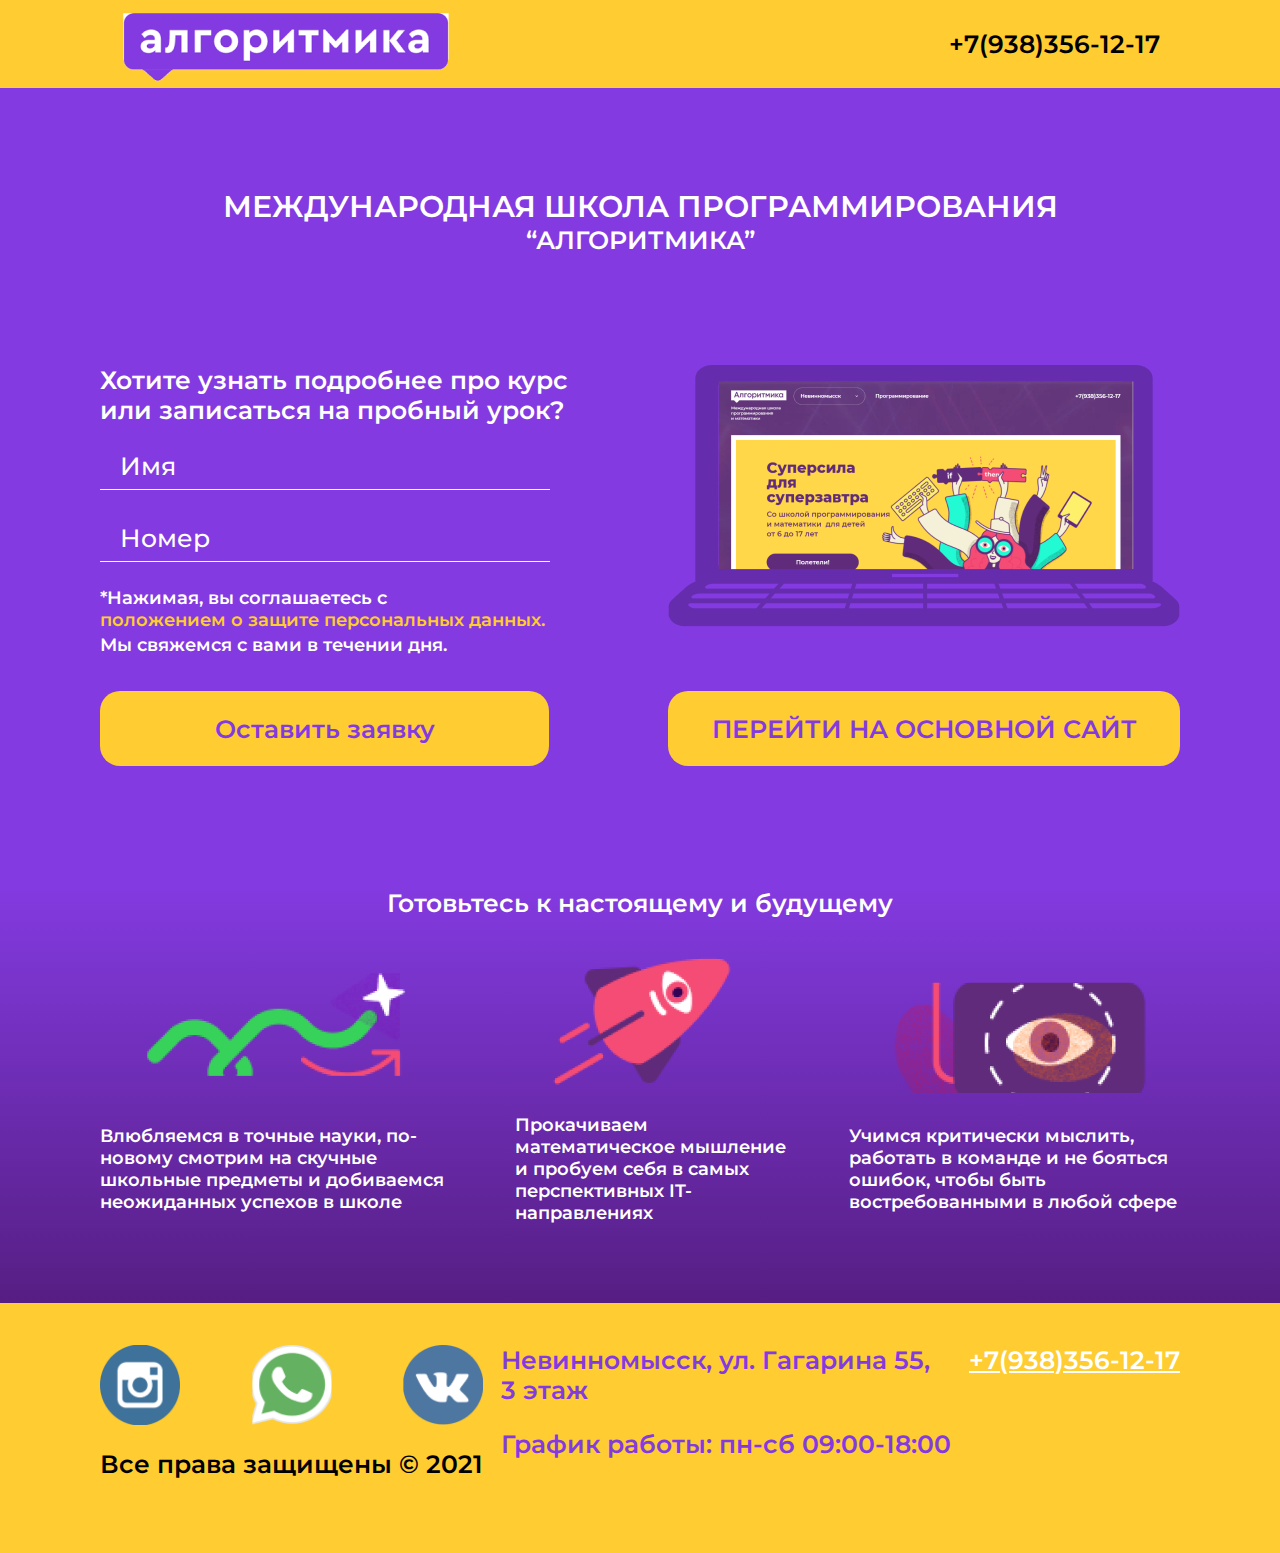
<file: algo.html>
<!DOCTYPE html>
<html lang="en">
<head>
    <meta charset="UTF-8">
    <meta http-equiv="X-UA-Compatible" content="IE=edge">
    <meta name="viewport" content="width=device-width, initial-scale=1.0">
    <link rel="stylesheet" href="algo.css">
    <title>ALGORITMIKA NSK</title>
</head>
<body>
    <header class="header wrapper">
        <img src="img/logo.png" alt="Логотип">
        <a href="tel:+79383561217">+7(938)356-12-17</a>
    </header>
    <main class="main">
        <h1 class="main__title">МЕЖДУНАРОДНАЯ ШКОЛА ПРОГРАММИРОВАНИЯ <span>“АЛГОРИТМИКА”</span></h1>
        <div class="main_container">
            <div class="main__form main_form">
                <p class="main_form__title">Хотите узнать подробнее про курс <span>или записаться на пробный урок?</span></p>
                <form class="main_form__form main_form_form" action="#">
                    <input class="main_form_form__input" type="text" placeholder="Имя" name="firstName">
                    <input class="main_form_form__input" type="text" placeholder="Номер" name="phoneNumber">
                    <p class="main_form_form__text">*Нажимая, вы соглашаетесь с <span>положением о защите персональных данных.</span></p>
                    <p class="main_form_form__text">Мы свяжемся с вами в течении дня.</p>
                    <button type="submit">Оставить заявку</button>
                </form>
            </div>

            <div class="main_container__sait main_container_sait">
                <img src="img/imgFirstSection.png" alt="Картинка основного сайта">
                <button>ПЕРЕЙТИ НА ОСНОВНОЙ САЙТ</button>
            </div>
        </div>
    </main>

    <section class="adventages">
        <h1 class="adventages_title">Готовьтесь к настоящему и будущему</h1>
        <div class="adventages_list">

            <div class="adventages_list_item">

                <img class="adventages_list_item_img" src="img/FirstImgSecondBlock.png" alt="">

                <p class="adventages_list_item_text adventages_list_item_text-first">Влюбляемся в точные науки,
                    по-новому смотрим на скучные школьные предметы и добиваемся неожиданных успехов в школе</p>

            </div>
            <!-- Разделение -->
            <div class="adventages_list_item">
                <img class="adventages_list_item_img" src="img/SecondImgSecondBlock.png" alt="">

                <p class="adventages_list_item_text adventages_list_item_text-second">Прокачиваем математическое мышление и пробуем себя
                    в самых перспективных IT-направлениях</p>

            </div>
            <!-- Разделение -->
            <div class="adventages_list_item">
                <img class="adventages_list_item_img" src="img/ThreeImgSecondBlock.png" alt="">

                <p class="adventages_list_item_text adventages_list_item_text-third">Учимся критически мыслить, работать в команде и не бояться ошибок,
                    чтобы быть востребованными в любой сфере</p>

            </div>

        </div>
    </section>

    <footer class="footer">
        <div class="footer_links">
            <div class="footer_links_socs">
                <img src="img/instagram.png" alt="" class="footer_links_socs_soc">
                <img src="img/whatsapp.png" alt="" class="footer_links_socs_soc">
                <img src="img/vk.png" alt="" class="footer_links_socs_soc">
            </div>
            <p class="footer_links_copyright">Все права защищены © 2021</p>
        </div>

        <div class="footer_contacts">
            <p>Невинномысск,
                ул. Гагарина 55,
             <span> 3 этаж</span>
            </p>
            <p>
                График работы:
                пн-сб 09:00-18:00
            </p>
        </div>

        <div class="footer_number">
            <a href="tel:+79383561217">+7(938)356-12-17</a>
        </div>
    </footer>
    
</body>
</html>
</file>
<file: algo.css>
* {
    padding: 0;
    margin: 0;
    box-sizing: border-box;
    font-family: montserratSemiBold;
    font-size: 25px;
    color: white;
}

@font-face {
    font-family: 'montserratRegular';
    src: url(assets/fonts/Montserrat-Regular.ttf);
}
@font-face {
    font-family: 'montserratSemiBold';
    src: url(assets/fonts/Montserrat-SemiBold.ttf);
}
@font-face {
    font-family: 'montserratMedium';
    src: url(assets/fonts/Montserrat-Medium.ttf);
}
@font-face {
    font-family: 'montserratBold';
    src: url(assets/fonts/Montserrat-Bold.ttf);
}


.header {
    background-color: #FFCC31;
    display: flex;
    padding: 0 120px 0 120px;
    justify-content: space-between;
    /* justify-content: space-around; */
    align-items: center;
}

.header a {
    color: black;
    text-decoration: none;
}

.main {
    padding: 100px;
    background-color: #833AE0;
    height: 800px;
}

.main__title {
    font-style: normal;
    font-weight: normal;
    font-size: 30px;
    text-align: center;
    margin-bottom: 110px;
}

.main__title span {
   display: block; 
}

.main_form__title {
    margin-bottom: 18px;
}

.main_form__title span {
    display: block;
}

.main_form_form {
    display: flex;
    flex-direction: column;
    max-width: 450px;
}

.main_form_form__text {
    font-size: 18px;
    margin-bottom: 3px;
}

.main_form_form__text span {
    display: block;
    font-size: 18px;
    color: #FFCC31;
}

.main_form_form button {
    background-color: #FFCC31;
    border-radius: 20px;
    border: none;
    margin-top: 32px;
    color: #833AE0;


    width: 449px;
    height: 75px;
}


.main_form_form__input {
    outline: none;
    border: none;
    background: none;
    border-bottom: 1px solid white;
    color: white;

    font-size: 25px;
    font-family: montserratMedium;
    padding: 8px 20px;
    margin-bottom: 25px;
}

input::-moz-placeholder {
    color: white;
    font-size: 25px;
    font-family: montserratMedium;
}

input::-webkit-input-placeholder {
    color: white;
    font-size: 25px;
    font-family: montserratMedium;
}

.main_container {
    display: flex;


    
    justify-content: space-between;
}


.main_container_sait {
    display: flex;
    flex-direction: column;
}

.main_container_sait button {
    background-color: #FFCC31;
    border-radius: 20px;
    border: none;
    margin-top: 64px;
    color: #833AE0;
    width: 512px;
    height: 75px;
}

.adventages_list {
    display: flex;
    flex-direction: row;
}

.adventages {
    background: linear-gradient(#833AE0 0%, #561E83 100%);
    padding-left: 100px;
    padding-right: 100px;
    padding-bottom: 79px;
}

.adventages_title {
    text-align: center;
}


.adventages_list_item {
    display: flex;
    flex-direction: column;
    justify-content: center;
    align-items: center;
    max-width: 389px;
    margin-right: 54px;
}


    .adventages_list_item:nth-child(1) {
        margin-top: 43px;
    }

    .adventages_list_item:nth-child(2) {
        margin-top: 15px;
    }

    .adventages_list_item:nth-child(3) {
        margin-top: 53px;
        margin-right: 0;
    }

.adventages_list_item_text {
    font-size: 18px;
}


    
.adventages_list_item_text-first {
    margin-top: 49px;
}
.adventages_list_item_text-second {
    margin-top: 20px;
}
.adventages_list_item_text-third {
    margin-top: 32px;
}


.footer {
    background-color: #FFCC31;
    display: flex;
    height:250px ;
    padding: 42px 100px;
    justify-content: space-between;
}
.footer_contacts p {
    color: #833AE0;
    width: 254spx;
}

.footer_contacts p span {
    display: block;
    color: #833AE0;
    width: 186px;
    margin-bottom: 24px;
}

.footer_links_copyright{
    color: black;
}
.footer_namber a{
    color: black;
    text-decoration: none;
}
.footer_links_socs_soc{
    width: 80px;
    height: 80px;
}
.footer_links_socs{
    display: flex;
    justify-content: space-between;
    margin-bottom: 24px;
}
</file>
